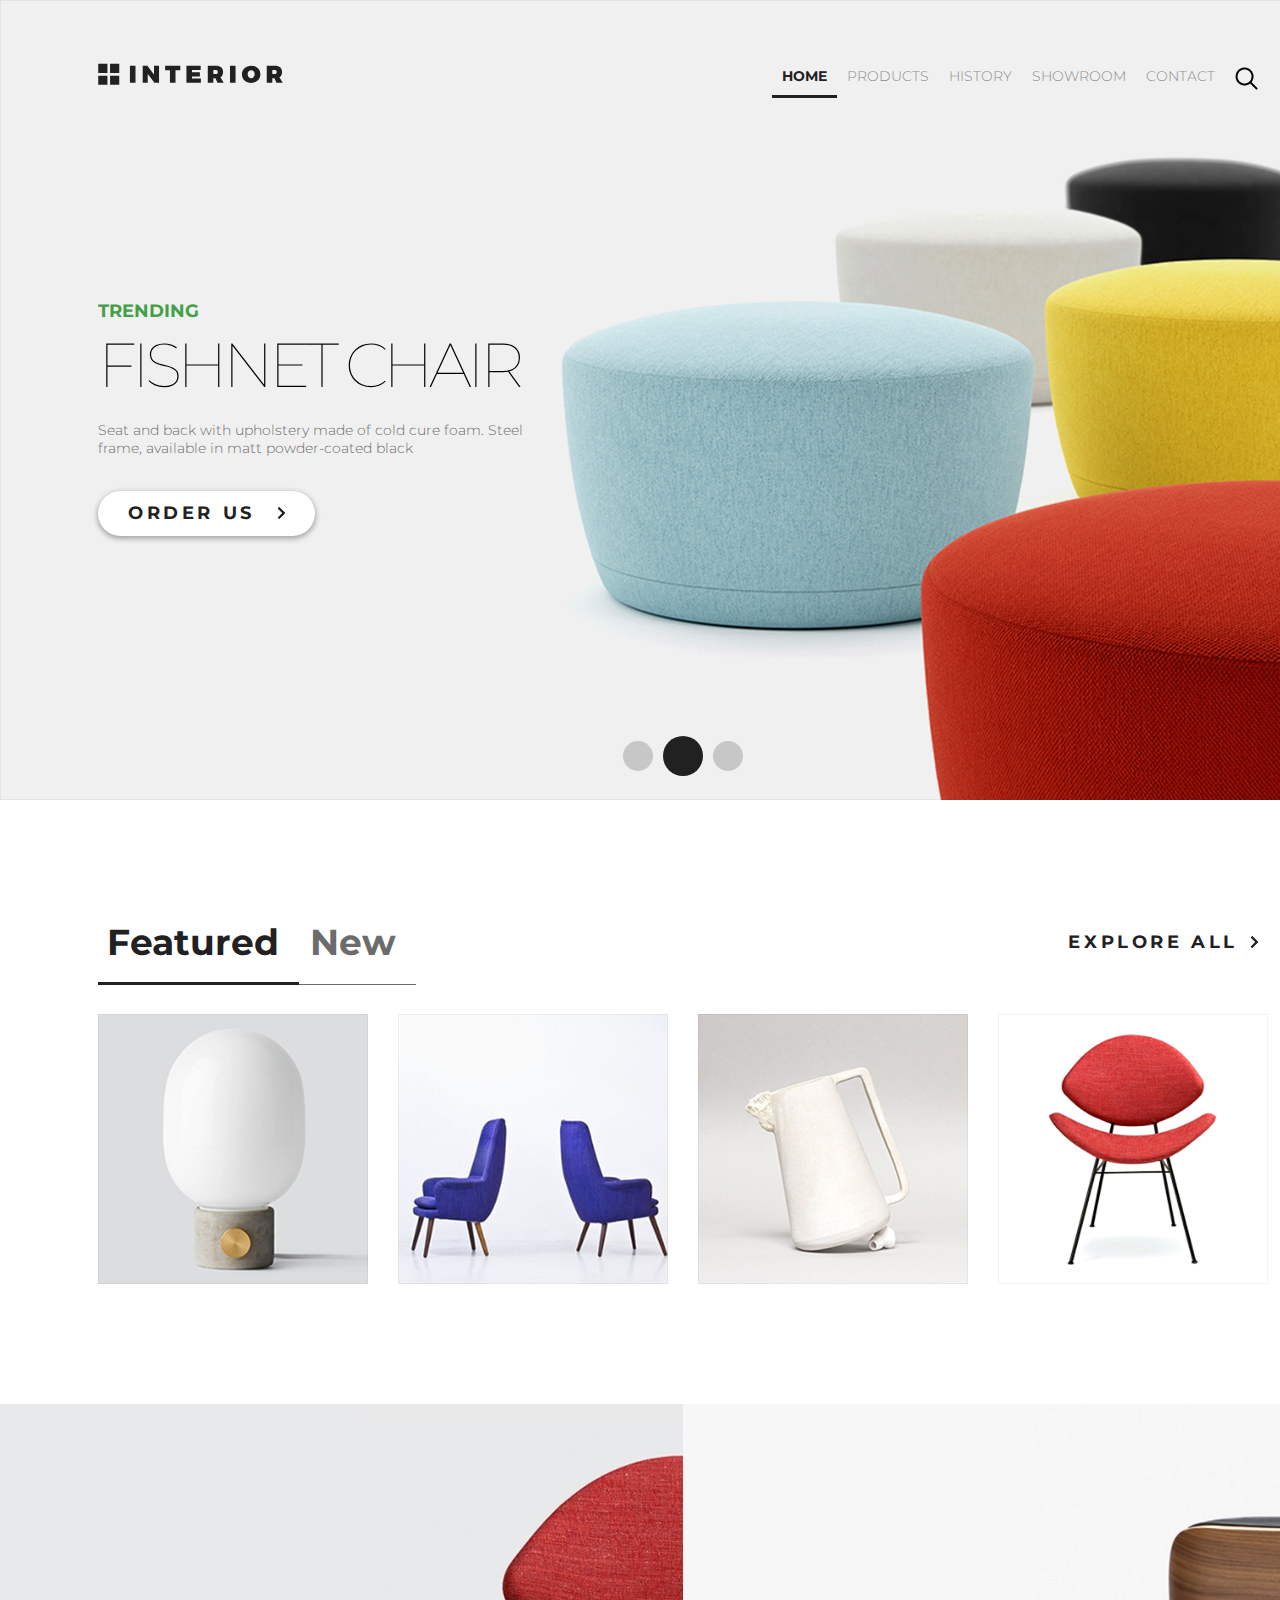
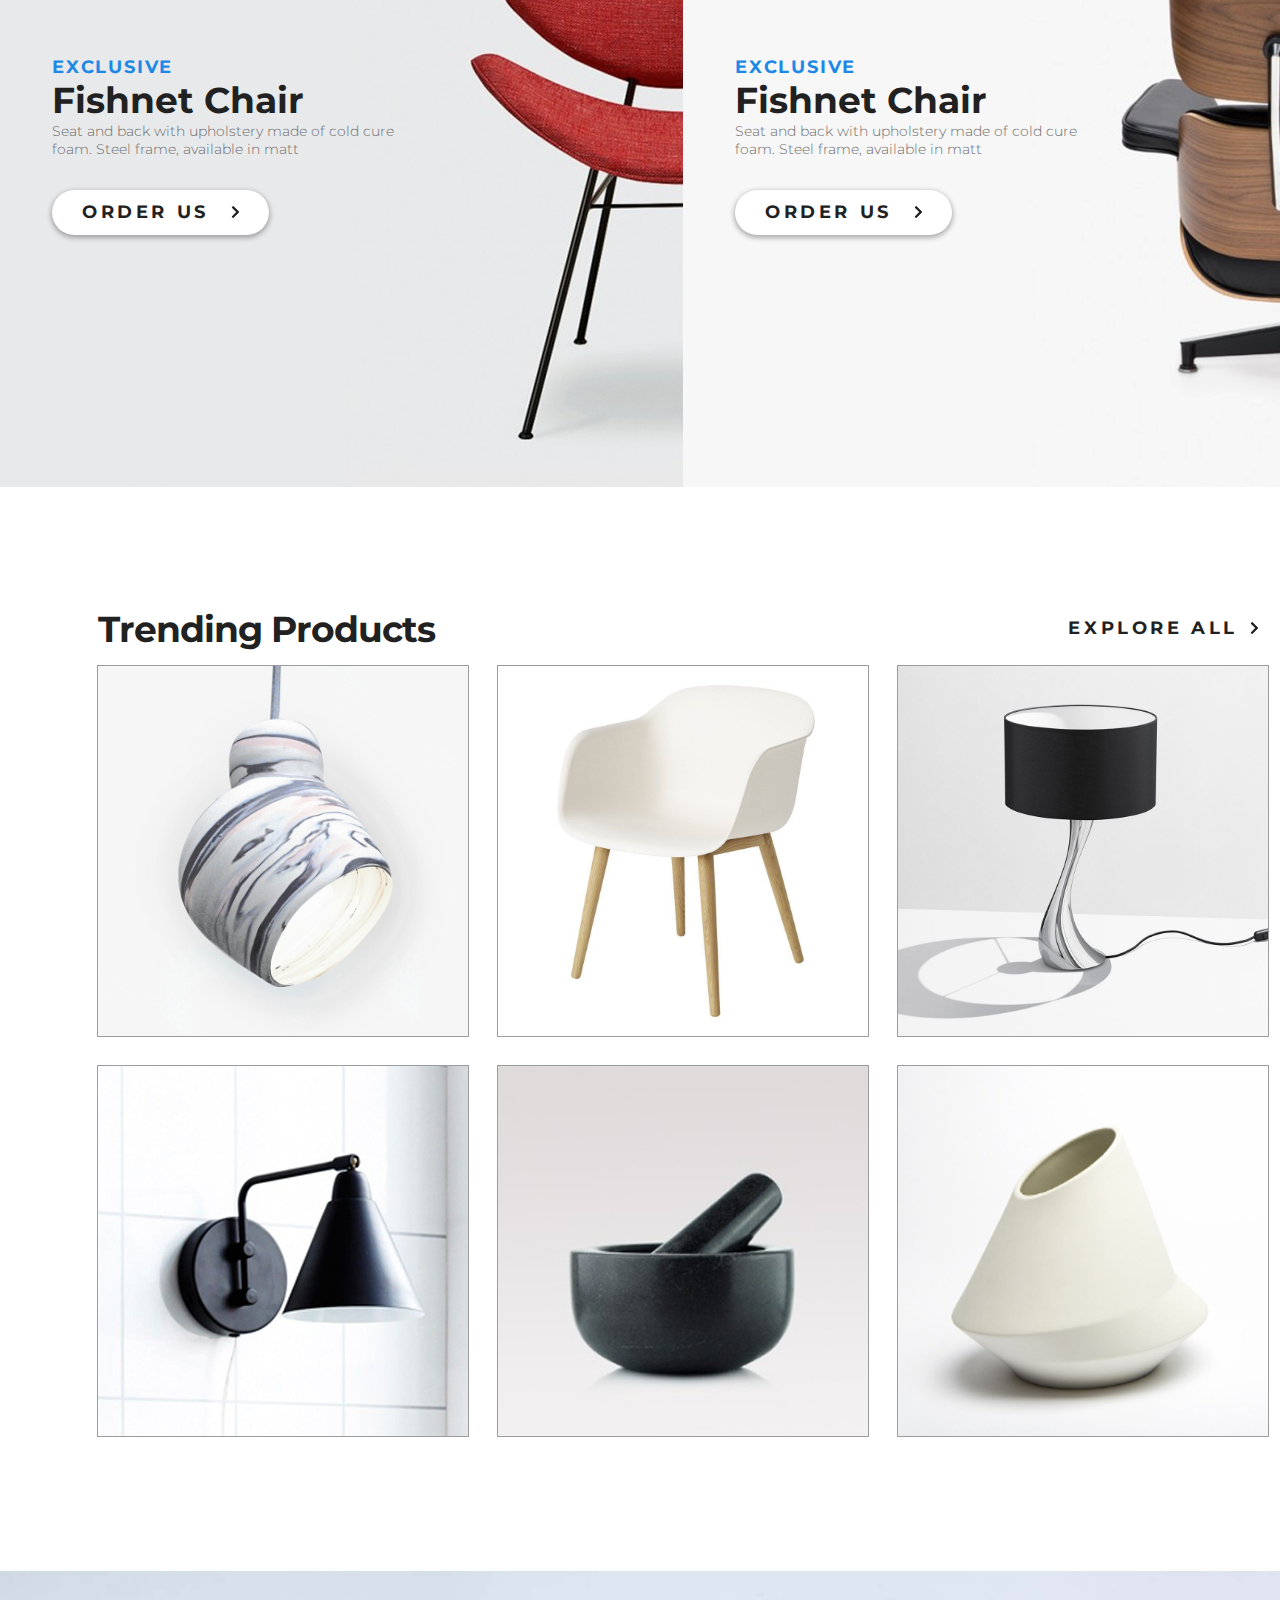
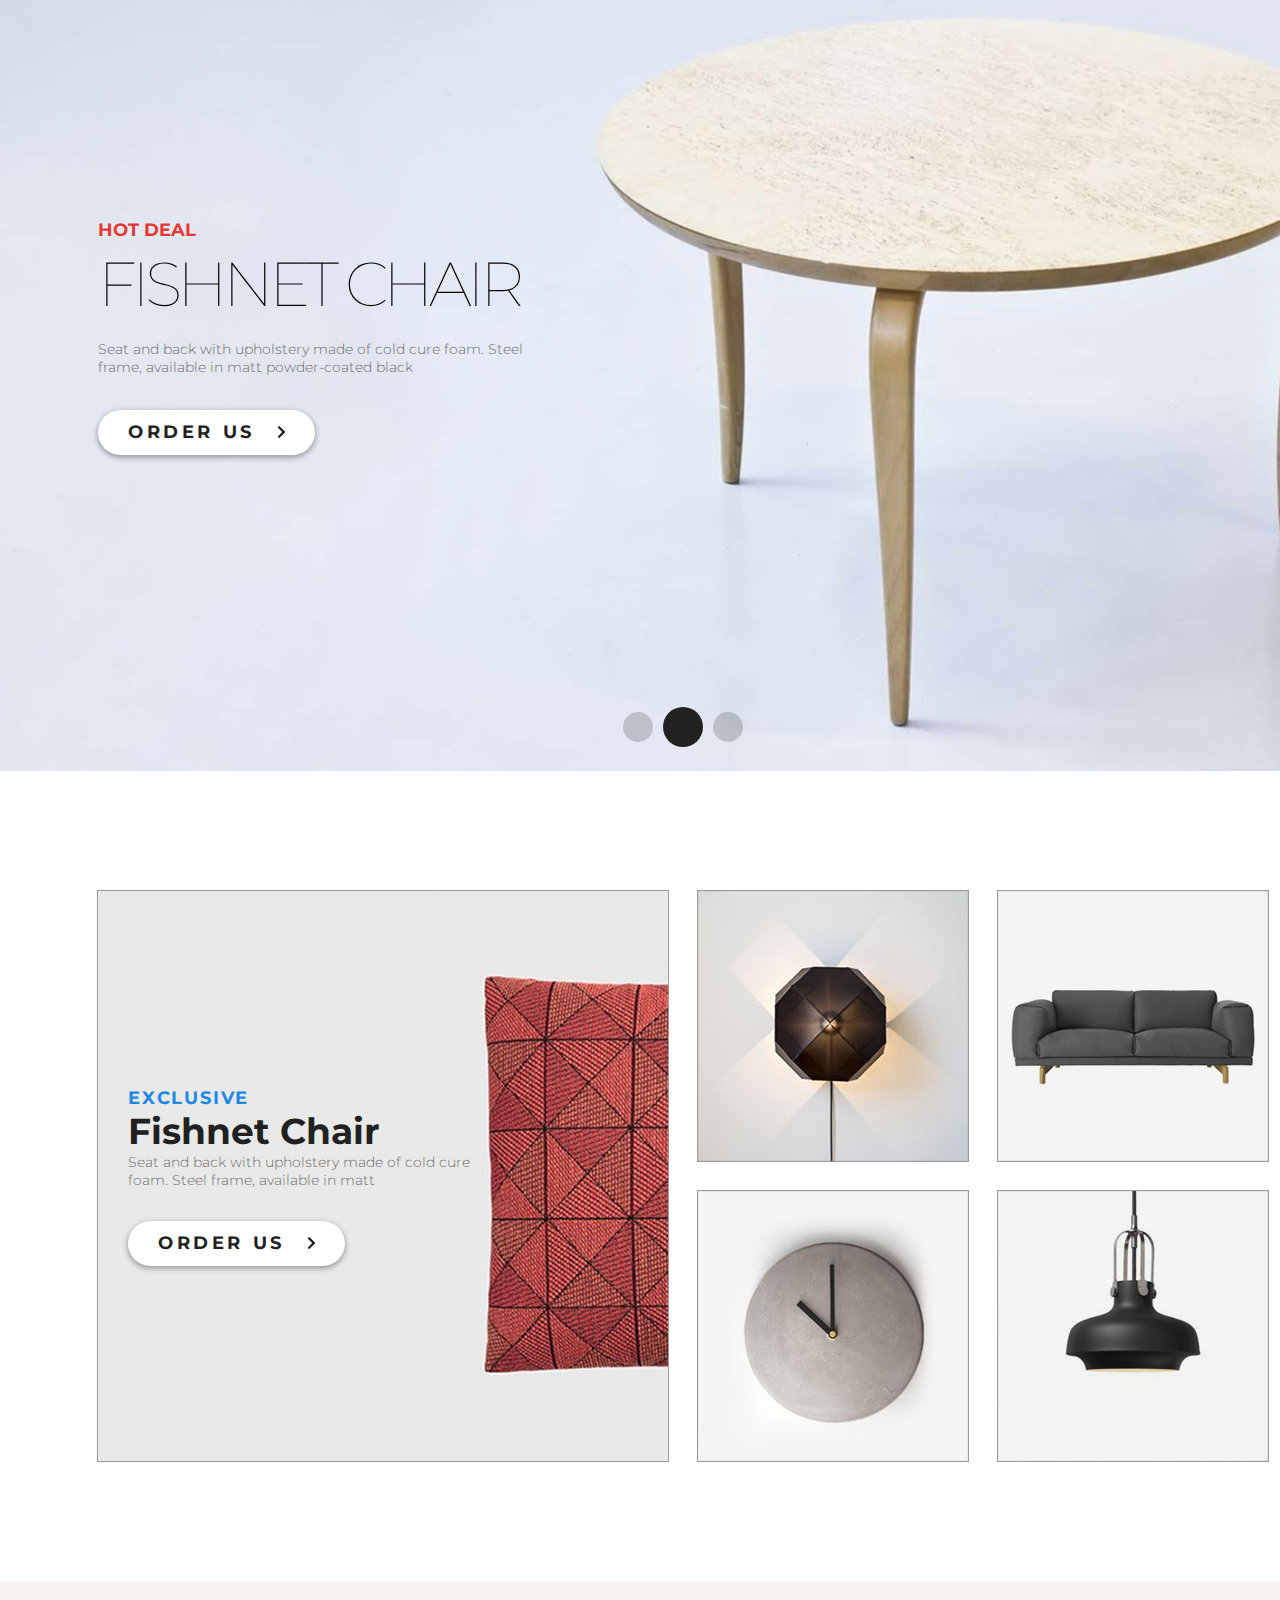
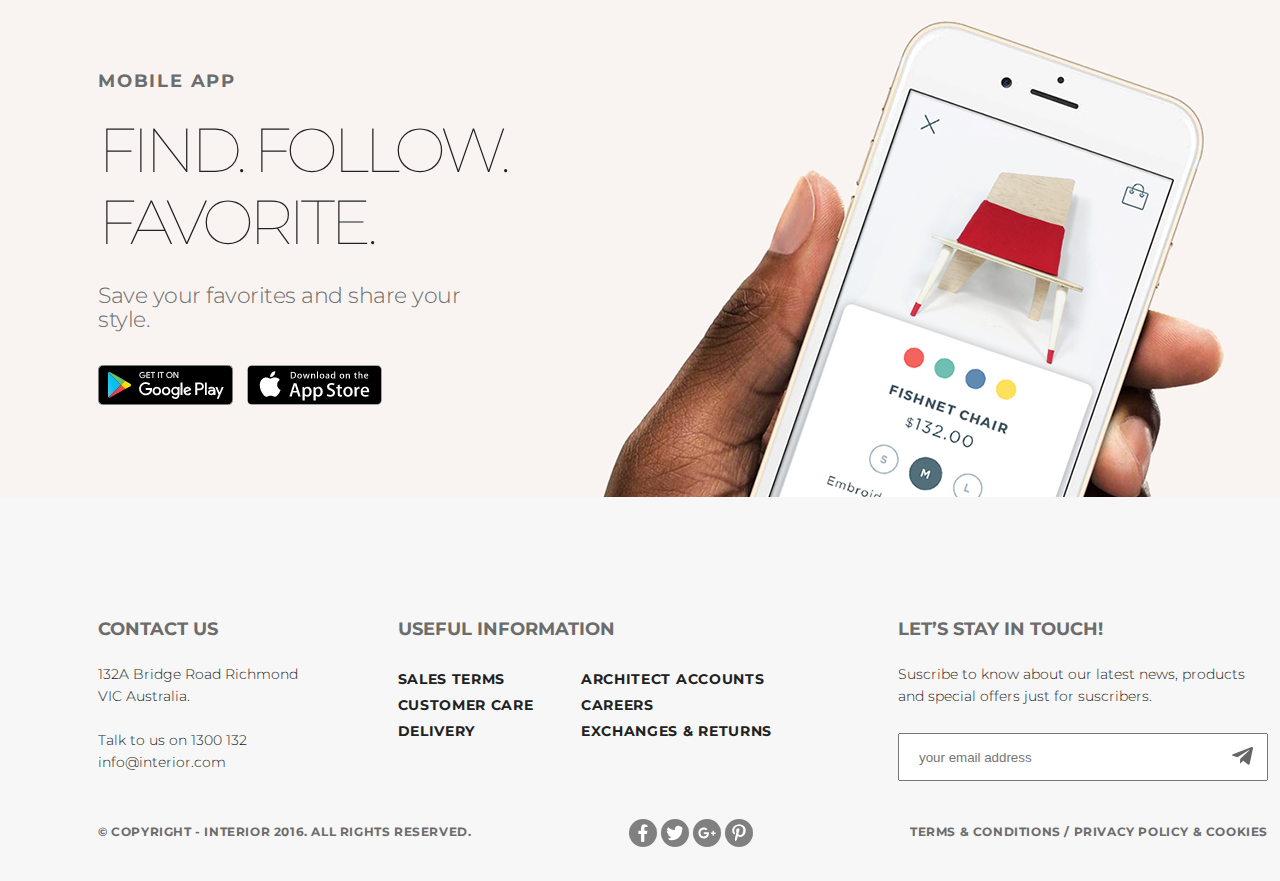
<file: index.html>
<!DOCTYPE html>
<html lang="en">
<head>
    <meta charset="UTF-8">
    <title>Home</title>
    <link rel="stylesheet" href="styles.css">
    <link href="https://fonts.googleapis.com/css?family=Montserrat:100,300,400,700" rel="stylesheet">
</head>
<body>
    <div class="container">
        <div class="top">
            <div class="trend-slider horiz-padding">
                <div class="header">
                    <a class="logo" href="index.html"><img src="content/img/home/logo.svg" alt="logo"></a>
                    <ul class="menu">
                        <li><a href="index.html" class="menu-link menu-active">HOME</a></li>     
                        <li><a href="products.html" class="menu-link">PRODUCTS</a></li>     
                        <li><a href="#" class="menu-link">HISTORY</a></li>     
                        <li><a href="#" class="menu-link">SHOWROOM</a></li>     
                        <li><a href="contacts.html" class="menu-link">CONTACT</a></li>
                        <li><a href="#" class="menu-link">
                            <img class="img-hover" src="content/img/home/search.png" alt="search">
                        </a></li>
                    </ul>
                </div>
                <div class="slider-content">
                    <h4 class="slider-h4">TRENDING</h4>
                    <h2 class="slider-h2">Fishnet Chair</h2>
                    <p class="slider-p">Seat and back with upholstery made of cold cure foam. Steel frame, available in matt powder-coated black</p>
                    <a href="product-detail.html" class="button">ORDER US</a>
                </div>
                <div class="pagination">
                    <a href="" class="circle"></a>
                    <a href="" class="circle circle-active"></a>
                    <a href="" class="circle"></a>
                </div>
            </div> 
            
            <div class="catalog-preview horiz-padding vert-padding">
                <div class="catalog-menu">
                    <ul class="tabs">
                        <li><a class="tab-link tab-active" href="#">Featured</a></li>
                        <li><a class="tab-link" href="#">New</a></li>
                    </ul>
                    <a class="explorer-all" href="#">explore all</a>
                </div>
                <div class="products">
                    
                    <div class="prod prod-hover" style="background-image:url(content/img/home/products/product-1.png)">
                         <div class="product-content">
                            <a href="product-detail.html" class="button btn-sm"></a>
                            <h4 class="pr-cont-h4">Fishnet Chair</h4>
                            <p class="pr-cont-p">Seat and back with upholstery made of cold cure foam</p>
                        </div>
                    </div>
                    <div class="prod prod-hover" style="background-image:url(content/img/home/products/product-2.png)">
                         <div class="product-content">
                            <a href="product-detail.html" class="button btn-sm"></a>
                            <h4 class="pr-cont-h4">Fishnet Chair</h4>
                            <p class="pr-cont-p">Seat and back with upholstery made of cold cure foam</p>
                        </div>
                    </div>
                    <div class="prod prod-hover" style="background-image:url(content/img/home/products/product-3.png)">
                         <div class="product-content">
                            <a href="product-detail.html" class="button btn-sm"></a>
                            <h4 class="pr-cont-h4">Fishnet Chair</h4>
                            <p class="pr-cont-p">Seat and back with upholstery made of cold cure foam</p>
                        </div>
                    </div>
                    <div class="prod prod-hover" style="background-image:url(content/img/home/products/product-4.png)">
                         <div class="product-content">
                            <a href="product-detail.html" class="button btn-sm"></a>
                            <h4 class="pr-cont-h4">Fishnet Chair</h4>
                            <p class="pr-cont-p">Seat and back with upholstery made of cold cure foam</p>
                        </div>
                    </div>
            
                </div>
            </div>
            
            <div class="exclusives">
                <div class="exclusive promo1">
                    <h4 class="exclusive-h4">exclusive</h4>
                    <h2 class="exclusive-h2">Fishnet Chair</h2>
                    <p class="exclusive-p">Seat and back with upholstery made of cold cure foam. Steel frame, available in matt</p>
                    <a href="product-detail.html" class="button">order us</a>
                </div>
                <div class="exclusive promo2">
                    <h4 class="exclusive-h4">exclusive</h4>
                    <h2 class="exclusive-h2">Fishnet Chair</h2>
                    <p class="exclusive-p">Seat and back with upholstery made of cold cure foam. Steel frame, available in matt</p>
                    <a href="product-detail.html" class="button">order us</a>
                </div>
            </div>
            
            <div class="trends-preview horiz-padding vert-padding">
                <div class="trend-header">
                    <h2 class="trends-h2">Trending Products</h2>
                    <a class="explorer-all" href="#">explore all</a>
                </div>
                <div class="trend-products">
                    <div class="product-med prod-hover" style="background-image:url(content/img/home/products/product-tr-1.png)">
                        <div class="product-content">
                            <a href="product-detail.html" class="button btn-sm"></a>
                            <h4 class="pr-cont-h4">Fishnet Chair</h4>
                            <p-prcont-p>Seat and back with upholstery made of cold cure foam</p-prcont-p>
                        </div>
                    </div>
                    <div class="product-med prod-hover" style="background-image:url(content/img/home/products/product-tr-2.png)">
                        <div class="product-content">
                            <a href="product-detail.html" class="button btn-sm"></a>
                            <h4 class="pr-cont-h4">Fishnet Chair</h4>
                            <p-prcont-p>Seat and back with upholstery made of cold cure foam</p-prcont-p>
                        </div>
                    </div>
                    <div class="product-med prod-hover" style="background-image:url(content/img/home/products/product-tr-3.png)">
                        <div class="product-content">
                            <a href="product-detail.html" class="button btn-sm"></a>
                            <h4 class="pr-cont-h4">Fishnet Chair</h4>
                            <p-prcont-p>Seat and back with upholstery made of cold cure foam</p-prcont-p>
                        </div>
                    </div>
                    <div class="product-med prod-hover" style="background-image:url(content/img/home/products/product-tr-4.png)">
                        <div class="product-content">
                            <a href="product-detail.html" class="button btn-sm"></a>
                            <h4 class="pr-cont-h4">Fishnet Chair</h4>
                            <p-prcont-p>Seat and back with upholstery made of cold cure foam</p-prcont-p>
                        </div>
                    </div>
                    <div class="product-med prod-hover" style="background-image:url(content/img/home/products/product-tr-5.png)">
                        <div class="product-content">
                            <a href="product-detail.html" class="button btn-sm"></a>
                            <h4 class="pr-cont-h4">Fishnet Chair</h4>
                            <p-prcont-p>Seat and back with upholstery made of cold cure foam</p-prcont-p>
                        </div>
                    </div>
                    <div class="product-med prod-hover" style="background-image:url(content/img/home/products/product-tr-6.png)">
                        <div class="product-content">
                            <a href="product-detail.html" class="button btn-sm"></a>
                            <h4 class="pr-cont-h4">Fishnet Chair</h4>
                            <p-prcont-p>Seat and back with upholstery made of cold cure foam</p-prcont-p>
                        </div>
                    </div>
            <!--
                    <a href="#" class="product-med pr-img">
                        <img src="content/img/home/products/product-tr-1.png" alt="trend1"></a>
                    <a href="#" class="product-med pr-img">
                        <img src="content/img/home/products/product-tr-2.png" alt="trend3"></a>
                    <a href="#" class="product-med pr-img">
                        <img src="content/img/home/products/product-tr-3.png" alt="trend4"></a>
                    <a href="#" class="product-med pr-img">
                        <img src="content/img/home/products/product-tr-4.png" alt="trend5"></a>
                    <a href="#" class="product-med pr-img">
                        <img src="content/img/home/products/product-tr-5.png" alt="trend2"></a>
                    <a href="#" class="product-med pr-img">
                        <img src="content/img/home/products/product-tr-6.png" alt="trend6"></a>
            -->
                </div>
            </div>
            
            <div class="hot-slider horiz-padding">
                <div class="slider-content hot-content">
                    <h4 class="slider-h4 hot">Hot deal</h4>
                    <h2 class="slider-h2">Fishnet Chair</h2>
                    <p class="slider-p">Seat and back with upholstery made of cold cure foam. Steel frame, available in matt powder-coated black</p>
                    <a href="product-detail.html" class="button">ORDER US</a>
                </div>
                <div class="pagination">
                    <a href="" class="circle"></a>
                    <a href="" class="circle circle-active"></a>
                    <a href="" class="circle"></a>
                </div>
            </div>
            
            <div class="exc horiz-padding vert-padding">
                <div class="product-l">
                    <h4 class="exclusive-h4">exclusive</h4>
                    <h2 class="exclusive-h2">Fishnet Chair</h2>
                    <p class="exclusive-p">Seat and back with upholstery made of cold cure foam. Steel frame, available in matt</p>
                    <a href="product-detail.html" class="button">order us</a>                
                </div>
                <div class="exclusive-products">
                    <div class="pr-exclusive prod-hover" style="background-image:url(content/img/home/products/product-2-sm.png)">
                         <div class="product-content">
                            <a href="product-detail.html" class="button btn-sm"></a>
                            <h4 class="pr-cont-h4">Fishnet Chair</h4>
                            <p class="pr-cont-p">Seat and back with upholstery made of cold cure foam</p>
                        </div>
                    </div>
                    <div class="pr-exclusive prod-hover" style="background-image:url(content/img/home/products/product-3-sm.png)">
                         <div class="product-content">
                            <a href="product-detail.html" class="button btn-sm"></a>
                            <h4 class="pr-cont-h4">Fishnet Chair</h4>
                            <p class="pr-cont-p">Seat and back with upholstery made of cold cure foam</p>
                        </div>
                    </div>
                    <div class="pr-exclusive prod-hover" style="background-image:url(content/img/home/products/product-4-sm.png)">
                         <div class="product-content">
                            <a href="product-detail.html" class="button btn-sm"></a>
                            <h4 class="pr-cont-h4">Fishnet Chair</h4>
                            <p class="pr-cont-p">Seat and back with upholstery made of cold cure foam</p>
                        </div>
                    </div>
                    <div class="pr-exclusive prod-hover" style="background-image:url(content/img/home/products/product-5-sm.png)">
                         <div class="product-content">
                            <a href="product-detail.html" class="button btn-sm"></a>
                            <h4 class="pr-cont-h4">Fishnet Chair</h4>
                            <p class="pr-cont-p">Seat and back with upholstery made of cold cure foam</p>
                        </div>
                    </div>
                    
            <!--
                    <div class="pr-exclusive pr-img">
                        <a href="#"><img src="content/img/home/products/product-2-sm.png" alt="exclusive 2"></a></div>
                    <div class="pr-exclusive pr-img">
                        <a href="#"><img src="content/img/home/products/product-3-sm.png" alt="exclusive 3"></a></div>
                    <div class="pr-exclusive pr-img">
                        <a href="#"><img src="content/img/home/products/product-4-sm.png" alt="exclusive 4"></a></div>
                    <div class="pr-exclusive pr-img">
                        <a href="#"><img src="content/img/home/products/product-5-sm.png" alt="exclusive 5"></a></div>
            -->
                </div>
            </div>
            
            <div class="mobile horiz-padding">
                <h4 class="mobile-h4">mobile app</h4>
                <h2 class="mobile-h2">Find. Follow. Favorite.</h2>
                <p class="mobile-p">Save your favorites and share your style.</p>
                <div class="stores">
                    <a href="#" class="store-icon"><img src="content/img/home/google-play.png" alt="google play"></a>
                    <a href="#" class="store-icon"><img src="content/img/home/app-store.png" alt="app store"></a>
                </div>
            </div>
        </div>
        
        <div class="footer horiz-padding vert-padding">
            <div class="contact">
                <h3 class="contact-h3">Contact Us</h3>
                <p class="contact-p">132A Bridge Road Richmond VIC Australia.</p>
                <p class="contact-p">Talk to us on 1300 132 info@interior.com</p>
            </div>
            <div class="info">
                <h3 class="contact-h3">Useful Information</h3>
                <div class="contact-urls">
                    <a class="cont-url" href="#">Sales terms</a>
                    <a class="cont-url" href="#">Customer care</a>
                    <a class="cont-url" href="#">Delivery</a>
                    <a class="cont-url" href="#">Architect accounts</a>
                    <a class="cont-url" href="#">Careers</a>
                    <a class="cont-url" href="#">Exchanges &amp; returns</a>
                </div>
            </div>
            <div class="sub">
                <h3 class="contact-h3">Let’s Stay in Touch!</h3>
                <p class="contact-p">Suscribe to know about our latest news, products and special offers just for suscribers.</p>
                <form class="sub-form" action="#">
                    <input type="email" class="sub-email" placeholder="your email address">
                    <button type="submit" class="sub-btn">
                        <img class="img-hover" src="content/img/font-svg/telegram.svg" alt="submit">
<!--                       <img class="img-hover" src="content/img/home/send.png" alt="submit">-->
                    </button>
                </form>
            </div>
            <p class="copyright">
                &copy; Copyright - INTERIOR 2016. All Rights Reserved.
            </p>
            <div class="socials">
                <a href="#"><img class="social img-hover" src="content/img/font-svg/facebook.svg" alt="facebook"></a>
                <a href="#"><img class="social img-hover" src="content/img/font-svg/twitter.svg" alt="twitter"></a>
                <a href="#"><img class="social img-hover" src="content/img/font-svg/google-plus.svg" alt="google plus"></a>
                <a href="#"><img class="social img-hover" src="content/img/font-svg/pinterest.svg" alt="pinterest"></a>
<!--
                <a href="#"><img class="img-hover" src="content/img/home/facebook.png" alt="facebook"></a>
                <a href="#"><img class="img-hover" src="content/img/home/twitter.png" alt="twitter"></a>
                <a href="#"><img class="img-hover" src="content/img/home/google-plus.png" alt="google plus"></a>
                <a href="#"><img class="img-hover" src="content/img/home/pinterest.png" alt="pinterest"></a>
-->
            </div>
            <a href="#" class="policy">Terms &amp; Conditions  /  Privacy policy &amp; Cookies</a>
        </div>
    </div>
</body>
</html>
</file>
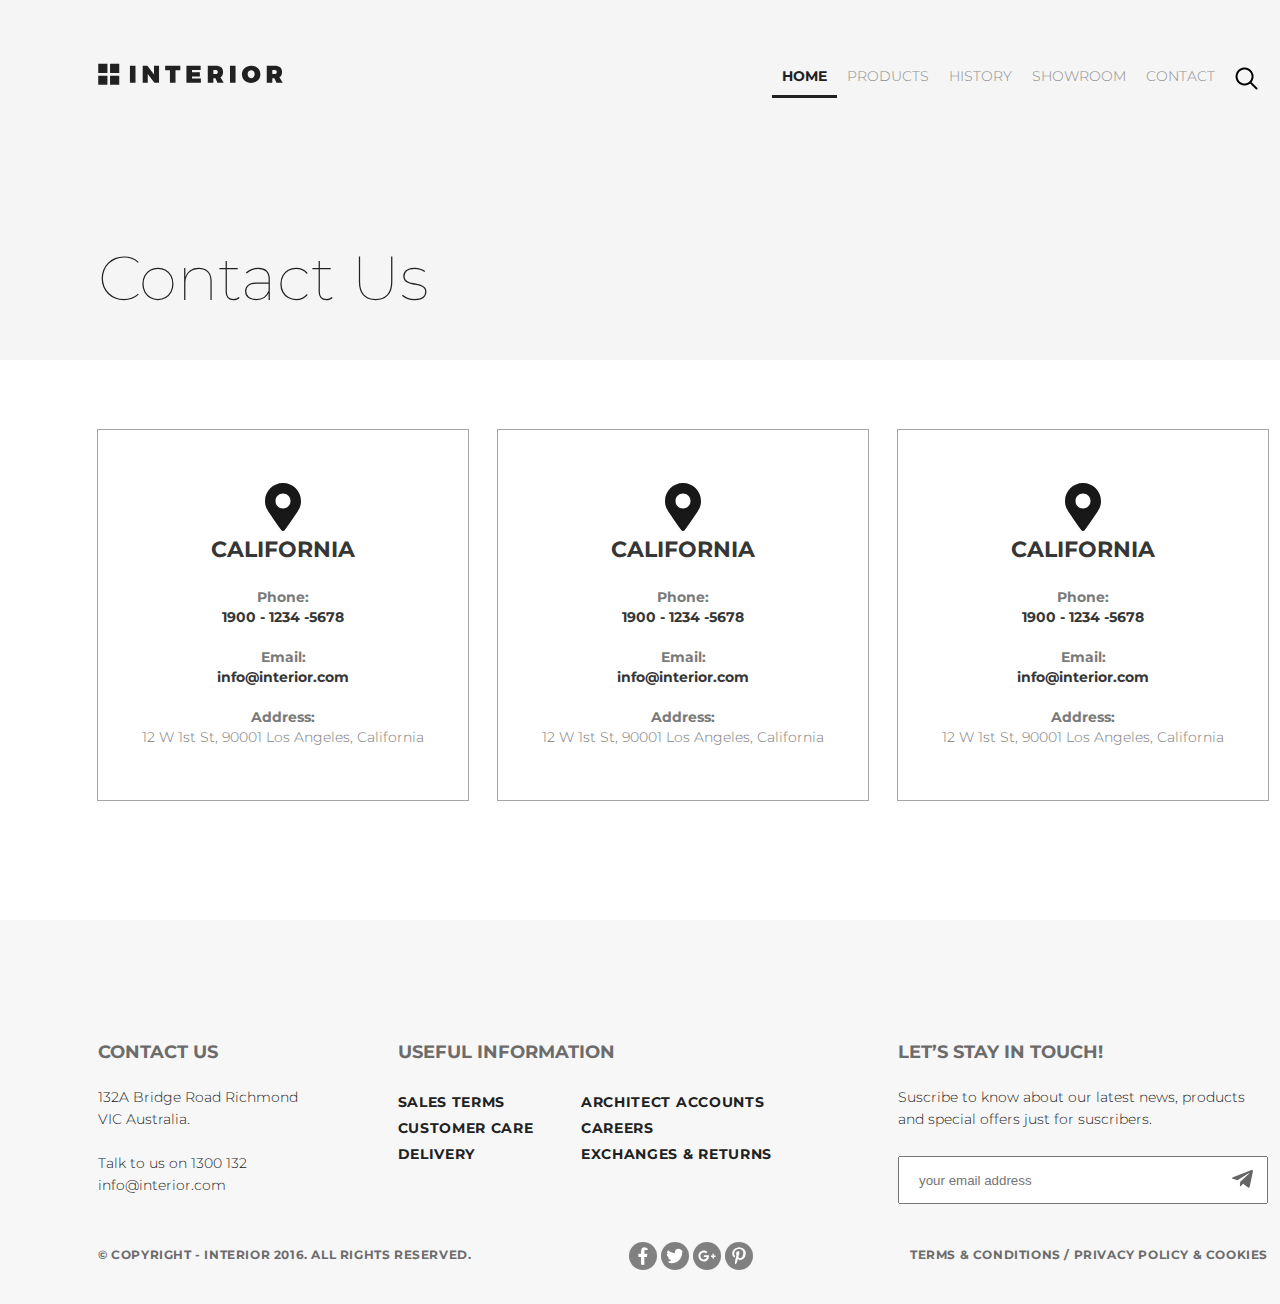
<file: contacts.html>
<!DOCTYPE html>
<html lang="en">
<head>
    <meta charset="UTF-8">
    <title>Contacts</title>
    <link rel="stylesheet" href="styles.css">
    <link href="https://fonts.googleapis.com/css?family=Montserrat:100,300,400,700" rel="stylesheet">
</head>
<body>
    <div class="container">
        <div class="top">
            <div class="header prods-header horiz-padding">
                <a class="logo" href="index.html"><img src="content/img/home/logo.svg" alt="logo"></a>
                <ul class="menu">
                    <li><a href="index.html" class="menu-link menu-active">HOME</a></li>     
                    <li><a href="products.html" class="menu-link">PRODUCTS</a></li>     
                    <li><a href="#" class="menu-link">HISTORY</a></li>     
                    <li><a href="#" class="menu-link">SHOWROOM</a></li>     
                    <li><a href="contacts.html" class="menu-link">CONTACT</a></li>
                    <li><a href="#" class="menu-link">
                        <img class="img-hover" src="content/img/home/search.png" alt="search">
                    </a></li>
                </ul>
                <h1 class="header-h1">Contact Us</h1>
            </div>
            
            <div class="contacts-content horiz-padding">
                <div class="address-box">
                    <a href="#"><img class="map-marker img-hover" src="content/img/font-svg/map-marker.svg" alt="map mark"></a>
                    <h4 class="city-h4">California</h4>
                    <h5 class="cont-h5">Phone:</h5>
                    <p class="cont-p">1900 - 1234 -5678</p>
                    <h5 class="cont-h5">Email:</h5>
                    <p class="cont-p">info@interior.com</p>
                    <h5 class="cont-h5">Address:</h5>
                    <p class="address">12 W 1st St, 90001 Los Angeles, California</p>
                    
                </div>
                <div class="address-box">
                    <a href="#"><img class="map-marker img-hover" src="content/img/font-svg/map-marker.svg" alt="map mark"></a>
                    <h4 class="city-h4">California</h4>
                    <h5 class="cont-h5">Phone:</h5>
                    <p class="cont-p">1900 - 1234 -5678</p>
                    <h5 class="cont-h5">Email:</h5>
                    <p class="cont-p">info@interior.com</p>
                    <h5 class="cont-h5">Address:</h5>
                    <p class="address">12 W 1st St, 90001 Los Angeles, California</p>
                    
                </div>
                <div class="address-box">
                    <a href="#"><img class="map-marker img-hover" src="content/img/font-svg/map-marker.svg" alt="map mark"></a>
                    <h4 class="city-h4">California</h4>
                    <h5 class="cont-h5">Phone:</h5>
                    <p class="cont-p">1900 - 1234 -5678</p>
                    <h5 class="cont-h5">Email:</h5>
                    <p class="cont-p">info@interior.com</p>
                    <h5 class="cont-h5">Address:</h5>
                    <p class="address">12 W 1st St, 90001 Los Angeles, California</p>
                    
                </div>
            </div>
        </div>
        
        <div class="footer horiz-padding vert-padding">
            <div class="contact">
                <h3 class="contact-h3">Contact Us</h3>
                <p class="contact-p">132A Bridge Road Richmond VIC Australia.</p>
                <p class="contact-p">Talk to us on 1300 132 info@interior.com</p>
            </div>
            <div class="info">
                <h3 class="contact-h3">Useful Information</h3>
                <div class="contact-urls">
                    <a class="cont-url" href="#">Sales terms</a>
                    <a class="cont-url" href="#">Customer care</a>
                    <a class="cont-url" href="#">Delivery</a>
                    <a class="cont-url" href="#">Architect accounts</a>
                    <a class="cont-url" href="#">Careers</a>
                    <a class="cont-url" href="#">Exchanges &amp; returns</a>
                </div>
            </div>
            <div class="sub">
                <h3 class="contact-h3">Let’s Stay in Touch!</h3>
                <p class="contact-p">Suscribe to know about our latest news, products and special offers just for suscribers.</p>
                <form class="sub-form" action="#">
                    <input type="email" class="sub-email" placeholder="your email address">
                    <button type="submit" class="sub-btn">
                        <img class="img-hover" src="content/img/font-svg/telegram.svg" alt="submit">
<!--                       <img class="img-hover" src="content/img/home/send.png" alt="submit">-->
                    </button>
                </form>
            </div>
            <p class="copyright">
                &copy; Copyright - INTERIOR 2016. All Rights Reserved.
            </p>
            <div class="socials">
                <a href="#"><img class="social img-hover" src="content/img/font-svg/facebook.svg" alt="facebook"></a>
                <a href="#"><img class="social img-hover" src="content/img/font-svg/twitter.svg" alt="twitter"></a>
                <a href="#"><img class="social img-hover" src="content/img/font-svg/google-plus.svg" alt="google plus"></a>
                <a href="#"><img class="social img-hover" src="content/img/font-svg/pinterest.svg" alt="pinterest"></a>
<!--
                <a href="#"><img class="img-hover" src="content/img/home/facebook.png" alt="facebook"></a>
                <a href="#"><img class="img-hover" src="content/img/home/twitter.png" alt="twitter"></a>
                <a href="#"><img class="img-hover" src="content/img/home/google-plus.png" alt="google plus"></a>
                <a href="#"><img class="img-hover" src="content/img/home/pinterest.png" alt="pinterest"></a>
-->
            </div>
            <a href="#" class="policy">Terms &amp; Conditions  /  Privacy policy &amp; Cookies</a>
        </div>
    </div>
</body>
</html>
</file>
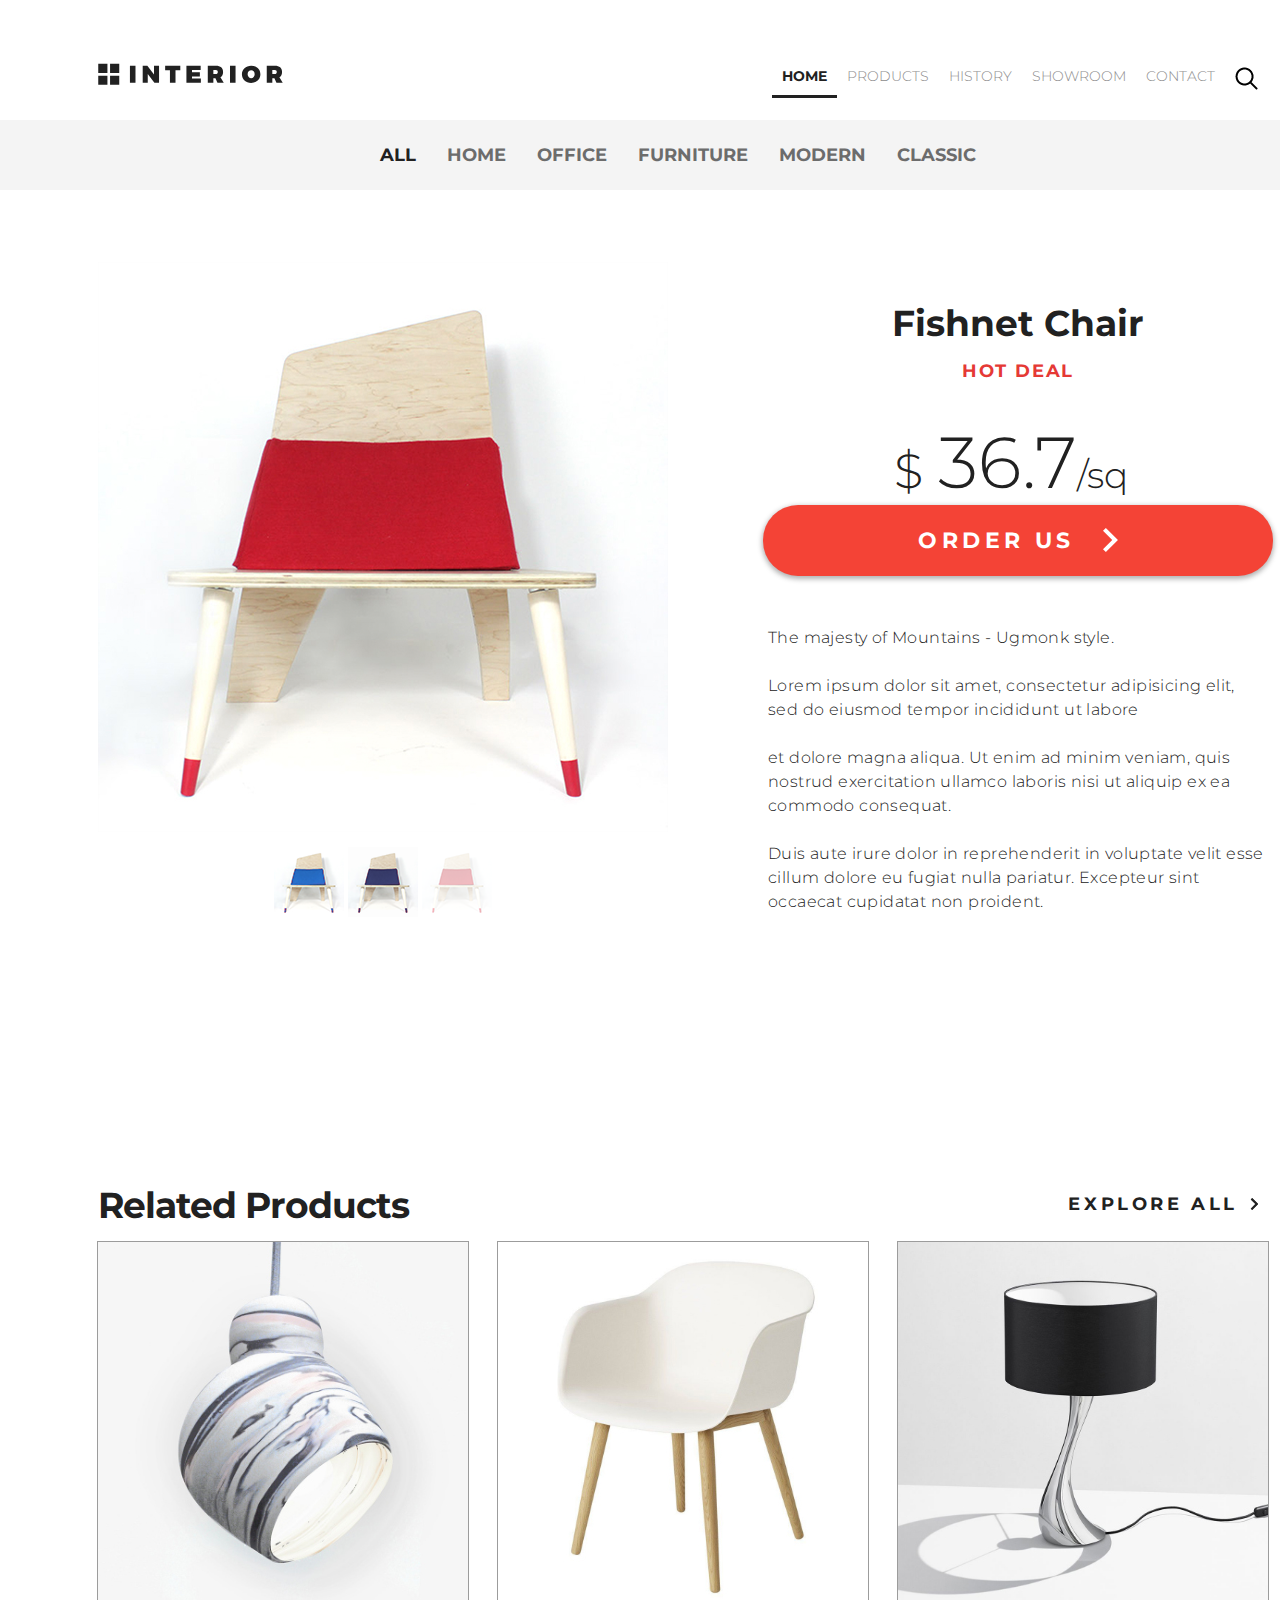
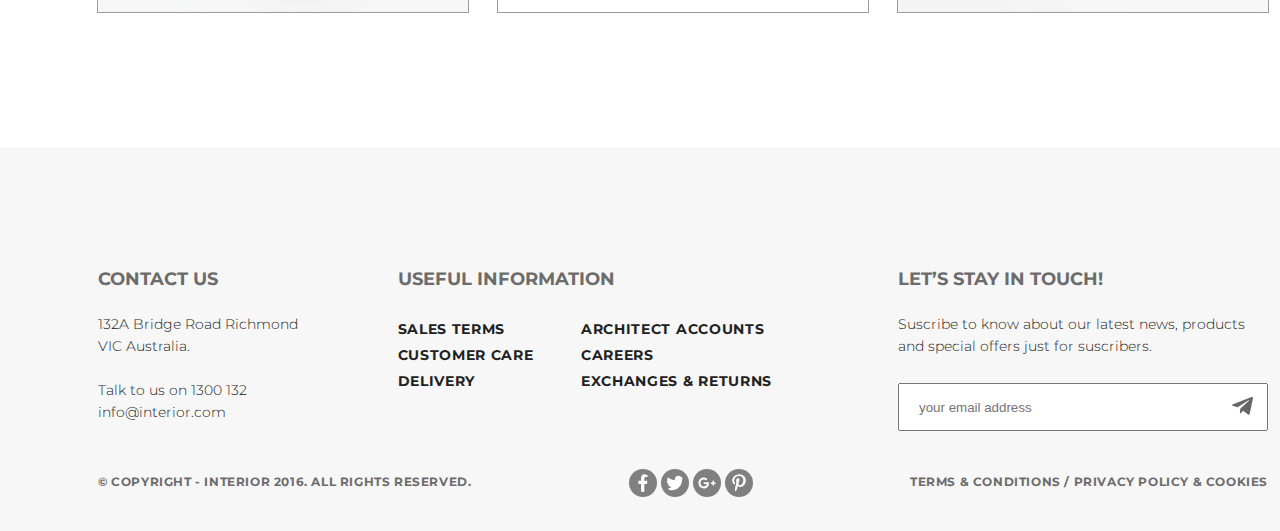
<file: product-detail.html>
<!DOCTYPE html>
<html lang="en">
<head>
    <meta charset="UTF-8">
    <title>Product detail</title>
    <link rel="stylesheet" href="styles.css">
    <link href="https://fonts.googleapis.com/css?family=Montserrat:100,300,400,700" rel="stylesheet">
</head>
<body>
    <div class="container">
       
        <div class="top">
            <div class="header prod-detail-header horiz-padding">
                <a class="logo" href="index.html"><img src="content/img/home/logo.svg" alt="logo"></a>
                <ul class="menu">
                    <li><a href="index.html" class="menu-link menu-active">HOME</a></li>     
                    <li><a href="products.html" class="menu-link">PRODUCTS</a></li>     
                    <li><a href="#" class="menu-link">HISTORY</a></li>     
                    <li><a href="#" class="menu-link">SHOWROOM</a></li>     
                    <li><a href="contacts.html" class="menu-link">CONTACT</a></li>
                    <li><a href="#" class="menu-link">
                        <img class="img-hover" src="content/img/home/search.png" alt="search">
                    </a></li>
                </ul>
            </div>
            
            <ul class="tab-panel">
                <li><a class="cat-link cat-active" href="#">All</a></li>
                <li><a class="cat-link" href="#">HOME</a></li>
                <li><a class="cat-link" href="#">OFFICE</a></li>
                <li><a class="cat-link" href="#">FURNITURE</a></li>
                <li><a class="cat-link" href="#">MODERN</a></li>
                <li><a class="cat-link" href="#">CLASSIC</a></li>
            </ul>
            
            <div class="product-detail horiz-padding">
                <div>
                    <a href="#" class="pr-img">
                        <img src="content/img/home/products/main-preview.png" alt="main"></a>
                    <div class="sm-previews">
                        <a href="#" class="pr-img">
                            <img src="content/img/home/products/preview-sm-1.png" alt="small preview"></a>
                        <a href="#" class="pr-img">
                            <img src="content/img/home/products/preview-sm-2.png" alt="small preview"></a>
                        <a href="#" class="pr-img">
                            <img src="content/img/home/products/preview-sm-3.png" alt="small preview"></a>
                    </div>
                </div>
                <div class="product-description">
                    <h2 class="product-name">Fishnet Chair</h2>
                    <h4 class="product-status">Hot Deal</h4>
                    <h1 class="product-price">36.7</h1>
                    <a href="#" class="order-btn">Order Us</a>
                    <p class="desc-text">
                        The majesty of Mountains - Ugmonk style. </p>
                    <p class="desc-text">
                        Lorem ipsum dolor sit amet, consectetur adipisicing elit, sed do eiusmod tempor incididunt ut labore </p>
                    <p class="desc-text">
                        et dolore magna aliqua. Ut enim ad minim veniam, quis nostrud exercitation ullamco laboris     nisi ut aliquip ex ea commodo consequat. </p>
                    <p class="desc-text">
                        Duis aute irure dolor in reprehenderit in voluptate velit esse cillum dolore eu fugiat nulla     pariatur. Excepteur sint occaecat cupidatat non proident.
                    </p>
                </div>
            </div>
            
            <div class="horiz-padding vert-padding">
                <div class="trend-header">
                    <h2 class="trends-h2">Related Products</h2>
                    <a class="explorer-all" href="#">explore all</a>
                </div>
                <div class="trend-products">
                    <div class="product-med prod-hover" style="background-image:url(content/img/home/products/product-tr-1.png)">
                        <div class="product-content">
                            <a href="product-detail.html" class="button btn-sm"></a>
                            <h4 class="pr-cont-h4">Fishnet Chair</h4>
                            <p-prcont-p>Seat and back with upholstery made of cold cure foam</p-prcont-p>
                        </div>
                    </div>
                    <div class="product-med prod-hover" style="background-image:url(content/img/home/products/product-tr-2.png)">
                        <div class="product-content">
                            <a href="product-detail.html" class="button btn-sm"></a>
                            <h4 class="pr-cont-h4">Fishnet Chair</h4>
                            <p-prcont-p>Seat and back with upholstery made of cold cure foam</p-prcont-p>
                        </div>
                    </div>
                    <div class="product-med prod-hover" style="background-image:url(content/img/home/products/product-tr-3.png)">
                        <div class="product-content">
                            <a href="product-detail.html" class="button btn-sm"></a>
                            <h4 class="pr-cont-h4">Fishnet Chair</h4>
                            <p-prcont-p>Seat and back with upholstery made of cold cure foam</p-prcont-p>
                        </div>
                    </div>
            <!--
                    <a href="#" class="product-med pr-img">
                        <img src="content/img/home/products/product-tr-1.png" alt="trend1"></a>
                    <a href="#" class="product-med pr-img">
                        <img src="content/img/home/products/product-tr-2.png" alt="trend3"></a>
                    <a href="#" class="product-med pr-img">
                        <img src="content/img/home/products/product-tr-3.png" alt="trend4"></a>
            -->
                </div>
            </div>
        </div>
        
        <div class="footer horiz-padding vert-padding">
            <div class="contact">
                <h3 class="contact-h3">Contact Us</h3>
                <p class="contact-p">132A Bridge Road Richmond VIC Australia.</p>
                <p class="contact-p">Talk to us on 1300 132 info@interior.com</p>
            </div>
            <div class="info">
                <h3 class="contact-h3">Useful Information</h3>
                <div class="contact-urls">
                    <a class="cont-url" href="#">Sales terms</a>
                    <a class="cont-url" href="#">Customer care</a>
                    <a class="cont-url" href="#">Delivery</a>
                    <a class="cont-url" href="#">Architect accounts</a>
                    <a class="cont-url" href="#">Careers</a>
                    <a class="cont-url" href="#">Exchanges &amp; returns</a>
                </div>
            </div>
            <div class="sub">
                <h3 class="contact-h3">Let’s Stay in Touch!</h3>
                <p class="contact-p">Suscribe to know about our latest news, products and special offers just for suscribers.</p>
                <form class="sub-form" action="#">
                    <input type="email" class="sub-email" placeholder="your email address">
                    <button type="submit" class="sub-btn">
                        <img class="img-hover" src="content/img/font-svg/telegram.svg" alt="submit">
<!--                       <img class="img-hover" src="content/img/home/send.png" alt="submit">-->
                    </button>
                </form>
            </div>
            <p class="copyright">
                &copy; Copyright - INTERIOR 2016. All Rights Reserved.
            </p>
            <div class="socials">
                <a href="#"><img class="social img-hover" src="content/img/font-svg/facebook.svg" alt="facebook"></a>
                <a href="#"><img class="social img-hover" src="content/img/font-svg/twitter.svg" alt="twitter"></a>
                <a href="#"><img class="social img-hover" src="content/img/font-svg/google-plus.svg" alt="google plus"></a>
                <a href="#"><img class="social img-hover" src="content/img/font-svg/pinterest.svg" alt="pinterest"></a>
<!--
                <a href="#"><img class="img-hover" src="content/img/home/facebook.png" alt="facebook"></a>
                <a href="#"><img class="img-hover" src="content/img/home/twitter.png" alt="twitter"></a>
                <a href="#"><img class="img-hover" src="content/img/home/google-plus.png" alt="google plus"></a>
                <a href="#"><img class="img-hover" src="content/img/home/pinterest.png" alt="pinterest"></a>
-->
            </div>
            <a href="#" class="policy">Terms &amp; Conditions  /  Privacy policy &amp; Cookies</a>
        </div>
    </div>
</body>
</html>
</file>
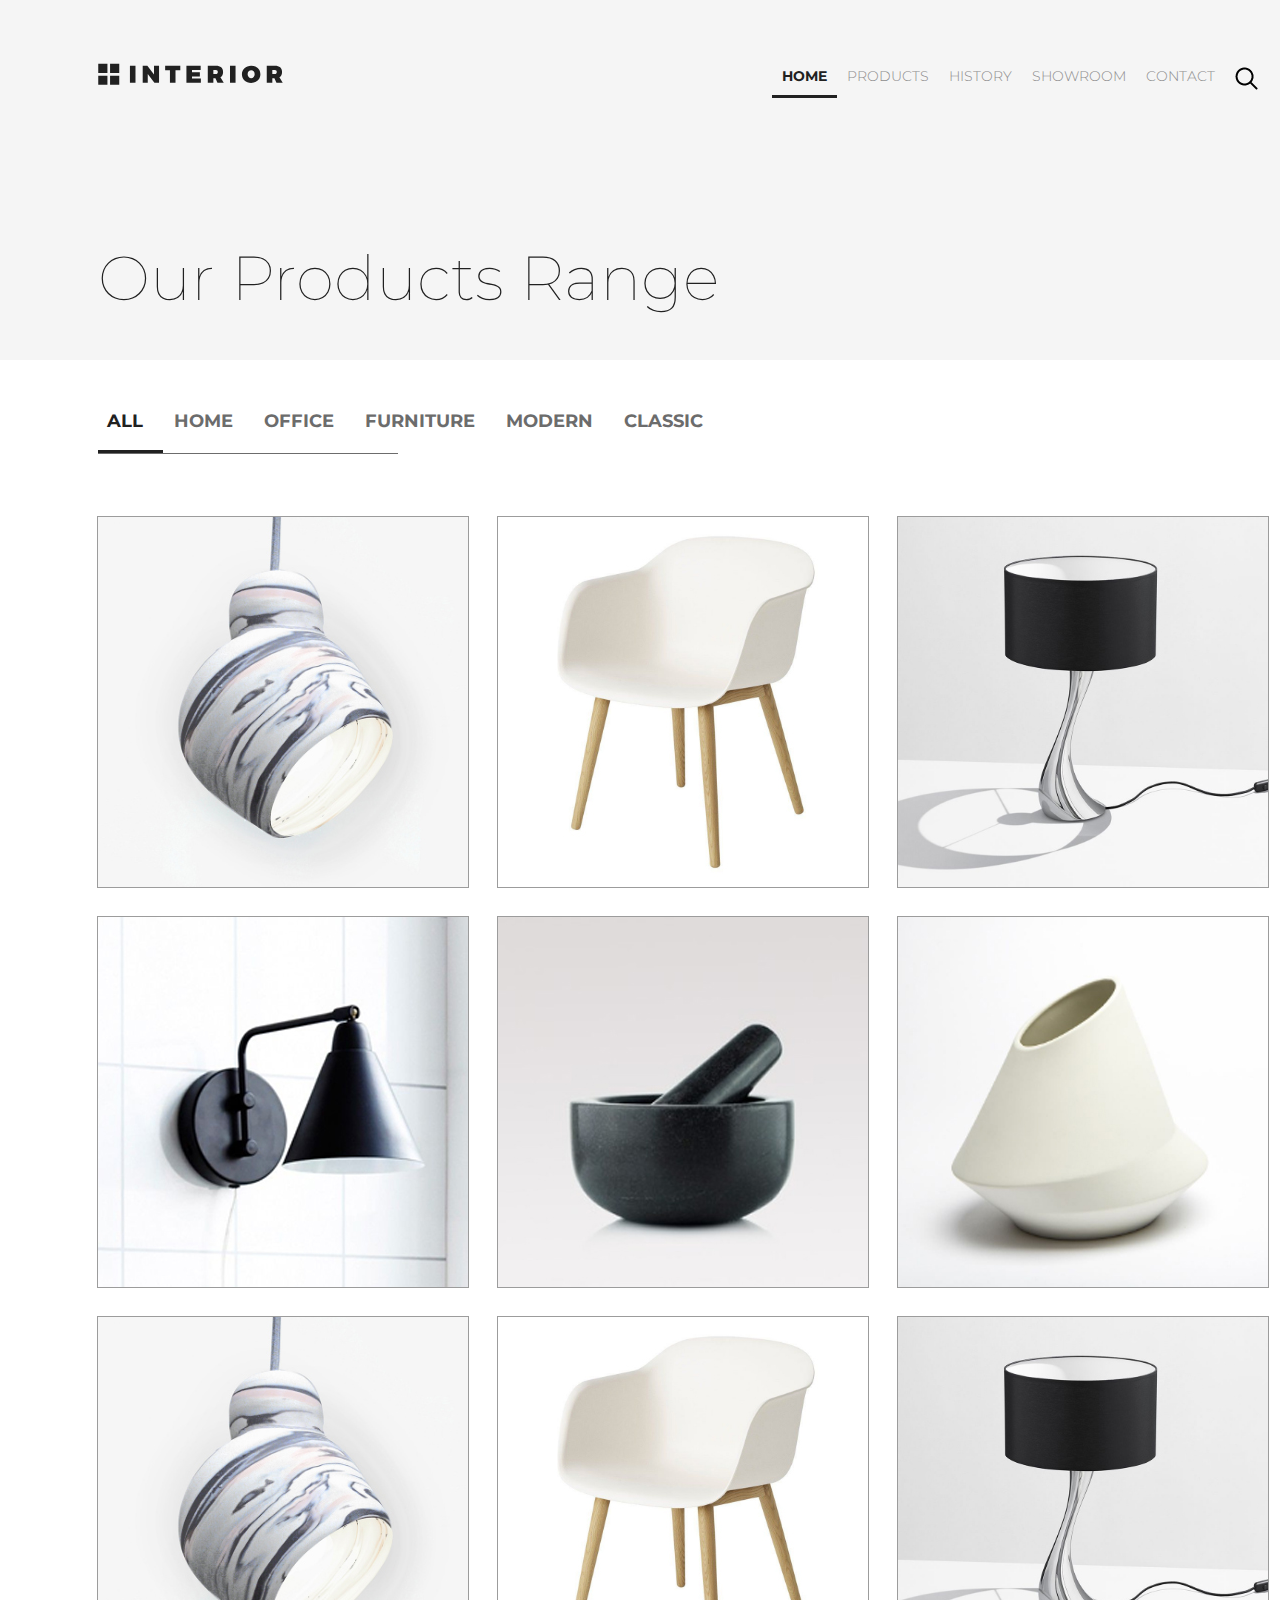
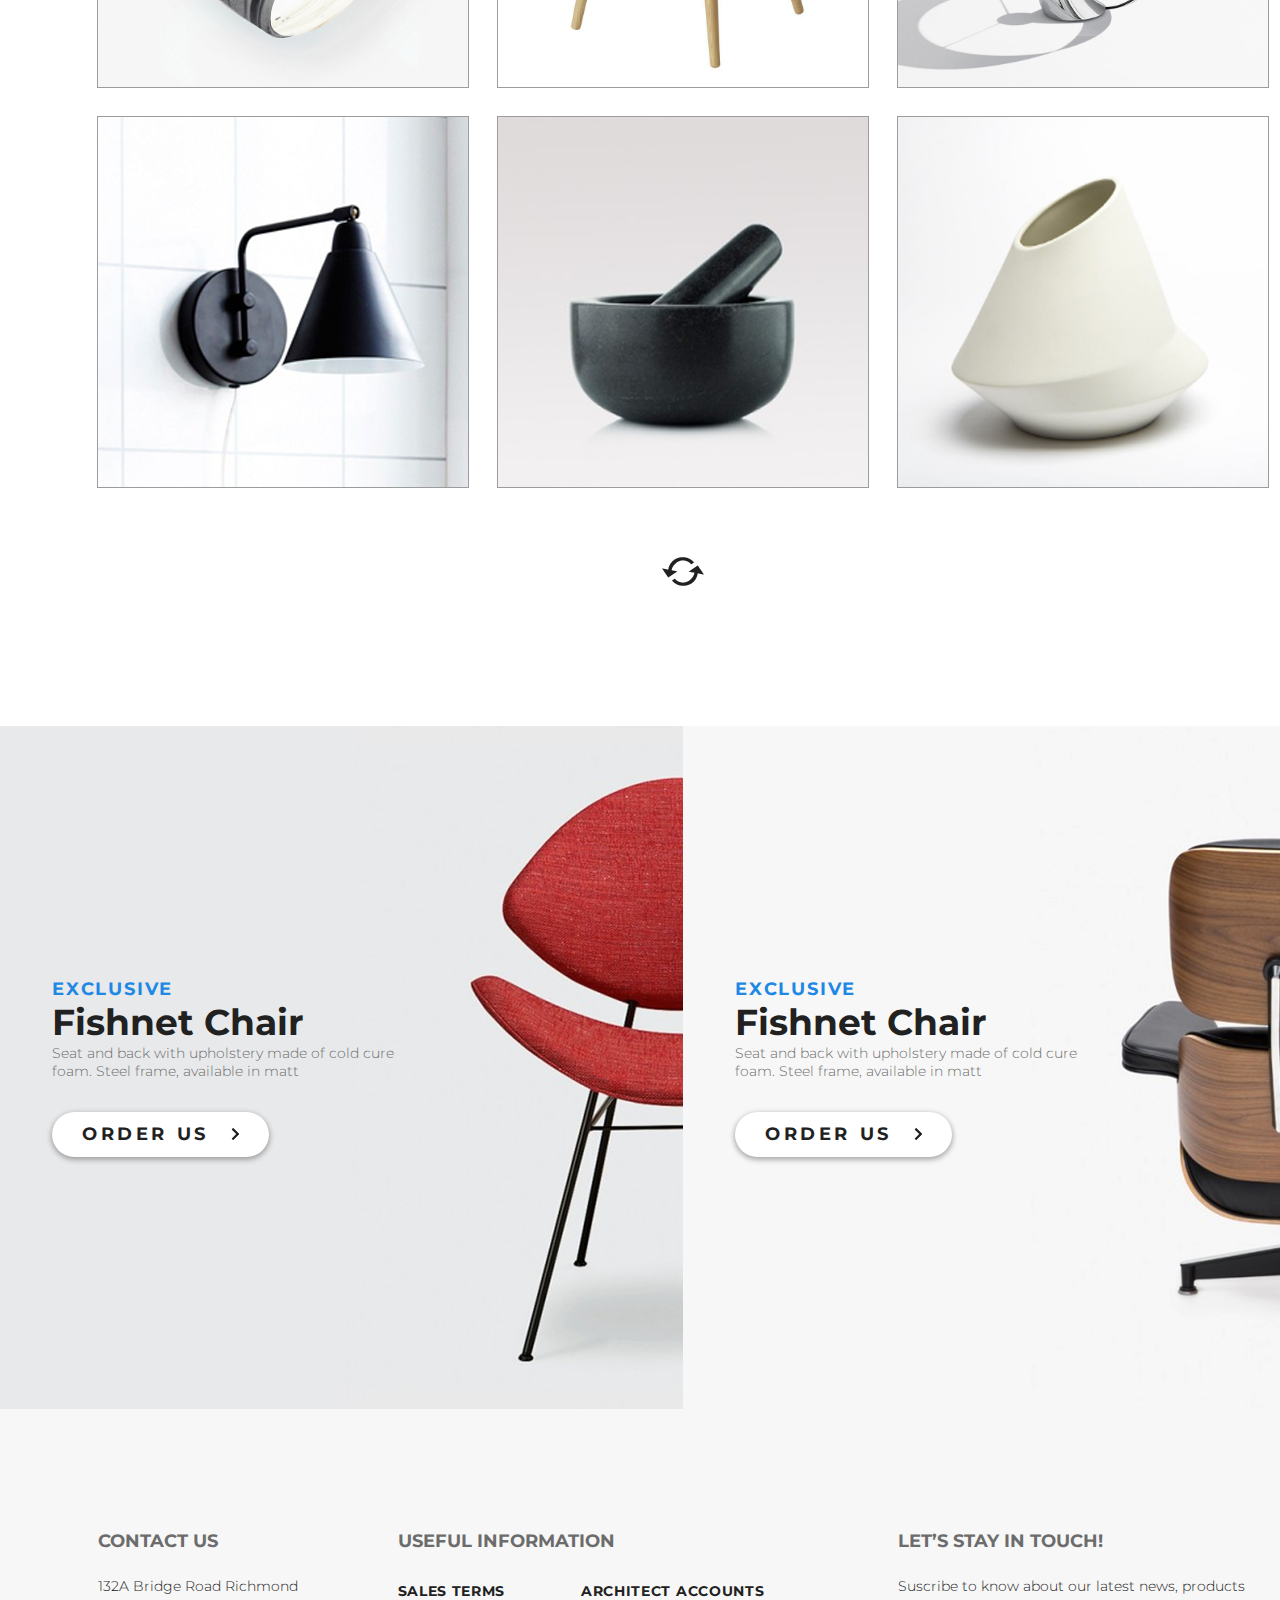
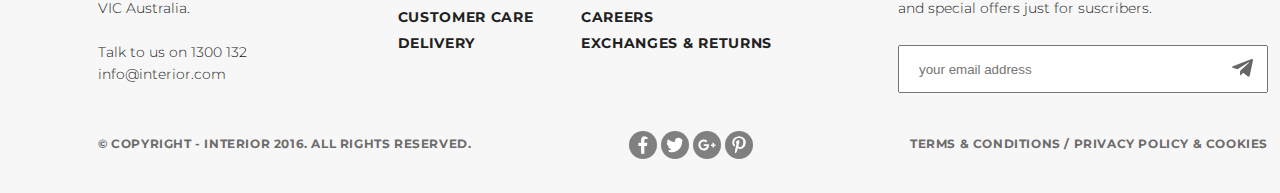
<file: products.html>
<!DOCTYPE html>
<html lang="en">
<head>
    <meta charset="UTF-8">
    <title>Products</title>
    <link rel="stylesheet" href="styles.css">
    <link href="https://fonts.googleapis.com/css?family=Montserrat:100,300,400,700" rel="stylesheet">
</head>
<body>
    <div class="container">
        <div class="top">
            <div class="header prods-header horiz-padding">
                <a class="logo" href="index.html"><img src="content/img/home/logo.svg" alt="logo"></a>
                <ul class="menu">
                    <li><a href="index.html" class="menu-link menu-active">HOME</a></li>     
                    <li><a href="products.html" class="menu-link">PRODUCTS</a></li>     
                    <li><a href="#" class="menu-link">HISTORY</a></li>     
                    <li><a href="#" class="menu-link">SHOWROOM</a></li>     
                    <li><a href="contacts.html" class="menu-link">CONTACT</a></li>
                    <li><a href="#" class="menu-link">
                        <img class="img-hover" src="content/img/home/search.png" alt="search">
                    </a></li>
                </ul>
                <h1 class="header-h1">Our Products Range</h1>
            </div>
            <div class="products catalog horiz-padding">
                <ul class="categories">
                   <li><a href="#" class="cat-link cat-bd cat-active cat-bd-active">All</a></li>
                   <li><a href="#" class="cat-link cat-bd">HOME</a></li>
                   <li><a href="#" class="cat-link cat-bd">OFFICE</a></li>
                   <li><a href="#" class="cat-link cat-bd">FURNITURE</a></li>
                   <li><a href="#" class="cat-link cat-bd">MODERN</a></li>
                   <li><a href="#" class="cat-link cat-bd">CLASSIC</a></li>
                </ul>
                <div class="trend-products">
                    <div class="product-med prod-hover" style="background-image:url(content/img/home/products/product-tr-1.png)">
                        <div class="product-content">
                            <a href="product-detail.html" class="button btn-sm"></a>
                            <h4 class="pr-cont-h4">Fishnet Chair</h4>
                            <p-prcont-p>Seat and back with upholstery made of cold cure foam</p-prcont-p>
                        </div>
                    </div>
                    <div class="product-med prod-hover" style="background-image:url(content/img/home/products/product-tr-2.png)">
                        <div class="product-content">
                            <a href="product-detail.html" class="button btn-sm"></a>
                            <h4 class="pr-cont-h4">Fishnet Chair</h4>
                            <p-prcont-p>Seat and back with upholstery made of cold cure foam</p-prcont-p>
                        </div>
                    </div>
                    <div class="product-med prod-hover" style="background-image:url(content/img/home/products/product-tr-3.png)">
                        <div class="product-content">
                            <a href="product-detail.html" class="button btn-sm"></a>
                            <h4 class="pr-cont-h4">Fishnet Chair</h4>
                            <p-prcont-p>Seat and back with upholstery made of cold cure foam</p-prcont-p>
                        </div>
                    </div>
                    <div class="product-med prod-hover" style="background-image:url(content/img/home/products/product-tr-4.png)">
                        <div class="product-content">
                            <a href="product-detail.html" class="button btn-sm"></a>
                            <h4 class="pr-cont-h4">Fishnet Chair</h4>
                            <p-prcont-p>Seat and back with upholstery made of cold cure foam</p-prcont-p>
                        </div>
                    </div>
                    <div class="product-med prod-hover" style="background-image:url(content/img/home/products/product-tr-5.png)">
                        <div class="product-content">
                            <a href="product-detail.html" class="button btn-sm"></a>
                            <h4 class="pr-cont-h4">Fishnet Chair</h4>
                            <p-prcont-p>Seat and back with upholstery made of cold cure foam</p-prcont-p>
                        </div>
                    </div>
                    <div class="product-med prod-hover" style="background-image:url(content/img/home/products/product-tr-6.png)">
                        <div class="product-content">
                            <a href="product-detail.html" class="button btn-sm"></a>
                            <h4 class="pr-cont-h4">Fishnet Chair</h4>
                            <p-prcont-p>Seat and back with upholstery made of cold cure foam</p-prcont-p>
                        </div>
                    </div>
                    <div class="product-med prod-hover" style="background-image:url(content/img/home/products/product-tr-1.png)">
                        <div class="product-content">
                            <a href="product-detail.html" class="button btn-sm"></a>
                            <h4 class="pr-cont-h4">Fishnet Chair</h4>
                            <p-prcont-p>Seat and back with upholstery made of cold cure foam</p-prcont-p>
                        </div>
                    </div>
                    <div class="product-med prod-hover" style="background-image:url(content/img/home/products/product-tr-2.png)">
                        <div class="product-content">
                            <a href="product-detail.html" class="button btn-sm"></a>
                            <h4 class="pr-cont-h4">Fishnet Chair</h4>
                            <p-prcont-p>Seat and back with upholstery made of cold cure foam</p-prcont-p>
                        </div>
                    </div>
                    <div class="product-med prod-hover" style="background-image:url(content/img/home/products/product-tr-3.png)">
                        <div class="product-content">
                            <a href="product-detail.html" class="button btn-sm"></a>
                            <h4 class="pr-cont-h4">Fishnet Chair</h4>
                            <p-prcont-p>Seat and back with upholstery made of cold cure foam</p-prcont-p>
                        </div>
                    </div>
                    <div class="product-med prod-hover" style="background-image:url(content/img/home/products/product-tr-4.png)">
                        <div class="product-content">
                            <a href="product-detail.html" class="button btn-sm"></a>
                            <h4 class="pr-cont-h4">Fishnet Chair</h4>
                            <p-prcont-p>Seat and back with upholstery made of cold cure foam</p-prcont-p>
                        </div>
                    </div>
                    <div class="product-med prod-hover" style="background-image:url(content/img/home/products/product-tr-5.png)">
                        <div class="product-content">
                            <a href="product-detail.html" class="button btn-sm"></a>
                            <h4 class="pr-cont-h4">Fishnet Chair</h4>
                            <p-prcont-p>Seat and back with upholstery made of cold cure foam</p-prcont-p>
                        </div>
                    </div>
                    <div class="product-med prod-hover" style="background-image:url(content/img/home/products/product-tr-6.png)">
                        <div class="product-content">
                            <a href="product-detail.html" class="button btn-sm"></a>
                            <h4 class="pr-cont-h4">Fishnet Chair</h4>
                            <p-prcont-p>Seat and back with upholstery made of cold cure foam</p-prcont-p>
                        </div>
                    </div>
            <!--
                    <a href="#" class="product-med pr-img">
                        <img src="content/img/home/products/product-tr-1.png" alt="trend1"></a>
                    <a href="#" class="product-med pr-img">
                        <img src="content/img/home/products/product-tr-2.png" alt="trend3"></a>
                    <a href="#" class="product-med pr-img">
                        <img src="content/img/home/products/product-tr-3.png" alt="trend4"></a>
                    <a href="#" class="product-med pr-img">
                        <img src="content/img/home/products/product-tr-4.png" alt="trend5"></a>
                    <a href="#" class="product-med pr-img">
                        <img src="content/img/home/products/product-tr-5.png" alt="trend2"></a>
                    <a href="#" class="product-med pr-img">
                        <img src="content/img/home/products/product-tr-6.png" alt="trend6"></a>
                    <a href="#" class="product-med pr-img">
                        <img src="content/img/home/products/product-tr-1.png" alt="trend1"></a>
                    <a href="#" class="product-med pr-img">
                        <img src="content/img/home/products/product-tr-2.png" alt="trend3"></a>
                    <a href="#" class="product-med pr-img">
                        <img src="content/img/home/products/product-tr-3.png" alt="trend4"></a>
                    <a href="#" class="product-med pr-img">
                        <img src="content/img/home/products/product-tr-4.png" alt="trend5"></a>
                    <a href="#" class="product-med pr-img">
                        <img src="content/img/home/products/product-tr-5.png" alt="trend2"></a>
                    <a href="#" class="product-med pr-img">
                        <img src="content/img/home/products/product-tr-6.png" alt="trend6"></a>
            -->
                </div>
                <a href="" class="load"><img class="img-hover" src="content/img/home/load-icon.png" alt="load"></a>
                
            </div>
            <div class="exclusives">
                <div class="exclusive promo1">
                    <h4 class="exclusive-h4">exclusive</h4>
                    <h2 class="exclusive-h2">Fishnet Chair</h2>
                    <p class="exclusive-p">Seat and back with upholstery made of cold cure foam. Steel frame, available in matt</p>
                    <a href="product-detail.html" class="button">order us</a>
                </div>
                <div class="exclusive promo2">
                    <h4 class="exclusive-h4">exclusive</h4>
                    <h2 class="exclusive-h2">Fishnet Chair</h2>
                    <p class="exclusive-p">Seat and back with upholstery made of cold cure foam. Steel frame, available in matt</p>
                    <a href="product-detail.html" class="button">order us</a>
                </div>
            </div>
        </div>
        <div class="footer horiz-padding vert-padding">
            <div class="contact">
                <h3 class="contact-h3">Contact Us</h3>
                <p class="contact-p">132A Bridge Road Richmond VIC Australia.</p>
                <p class="contact-p">Talk to us on 1300 132 info@interior.com</p>
            </div>
            <div class="info">
                <h3 class="contact-h3">Useful Information</h3>
                <div class="contact-urls">
                    <a class="cont-url" href="#">Sales terms</a>
                    <a class="cont-url" href="#">Customer care</a>
                    <a class="cont-url" href="#">Delivery</a>
                    <a class="cont-url" href="#">Architect accounts</a>
                    <a class="cont-url" href="#">Careers</a>
                    <a class="cont-url" href="#">Exchanges &amp; returns</a>
                </div>
            </div>
            <div class="sub">
                <h3 class="contact-h3">Let’s Stay in Touch!</h3>
                <p class="contact-p">Suscribe to know about our latest news, products and special offers just for suscribers.</p>
                <form class="sub-form" action="#">
                    <input type="email" class="sub-email" placeholder="your email address">
                    <button type="submit" class="sub-btn">
                        <img class="img-hover" src="content/img/font-svg/telegram.svg" alt="submit">
<!--                       <img class="img-hover" src="content/img/home/send.png" alt="submit">-->
                    </button>
                </form>
            </div>
            <p class="copyright">
                &copy; Copyright - INTERIOR 2016. All Rights Reserved.
            </p>
            <div class="socials">
                <a href="#"><img class="social img-hover" src="content/img/font-svg/facebook.svg" alt="facebook"></a>
                <a href="#"><img class="social img-hover" src="content/img/font-svg/twitter.svg" alt="twitter"></a>
                <a href="#"><img class="social img-hover" src="content/img/font-svg/google-plus.svg" alt="google plus"></a>
                <a href="#"><img class="social img-hover" src="content/img/font-svg/pinterest.svg" alt="pinterest"></a>
<!--
                <a href="#"><img class="img-hover" src="content/img/home/facebook.png" alt="facebook"></a>
                <a href="#"><img class="img-hover" src="content/img/home/twitter.png" alt="twitter"></a>
                <a href="#"><img class="img-hover" src="content/img/home/google-plus.png" alt="google plus"></a>
                <a href="#"><img class="img-hover" src="content/img/home/pinterest.png" alt="pinterest"></a>
-->
            </div>
            <a href="#" class="policy">Terms &amp; Conditions  /  Privacy policy &amp; Cookies</a>
        </div>
    </div>
</body>
</html>
</file>
<file: styles.css>
* {
    margin: 0;
    padding: 0;
}
html,
body {
  height: 100%;
}
body {
    font-family: 'Montserrat', sans-serif;
}
.top {
  flex-grow: 1;
}
.container {
    width: 1366px;
    min-height: 100%;
    margin: 0 auto;
    display: flex;
    flex-direction: column;
    
}
.horiz-padding{
    padding-left: 98px;
    padding-right: 98px;
}
.vert-padding{
    padding-top: 120px;
    padding-bottom: 120px;
}
/*============HOME PAGE============*/
/*------------slider header------------*/
.trend-slider {
    height: 800px;
    background-image: url(content/img/home/slider-img.png);
    display: flex;
    flex-direction: column;
    justify-content: space-between;
}
.header {
    display: flex;
    justify-content: space-between;
}
.logo {
    
    margin-top: 63px;
}
.menu {
    list-style-type: none;
    display: flex;
    margin-top: 57px;
}
.menu-link {
    display: block;
    padding: 10px;
    text-decoration: none;
    color: #8c8c8c;
    font-size: 14px;
    font-weight: 300;
    text-transform: uppercase;
}
.menu-link:hover{
    color: #212121;
}
.menu-active {
    color: #212121;
    font-weight: 700;
    border-bottom: 3px solid #212121;
}
/*------------slider content ------------*/
.slider-h4 {
    color: #43a047;
    font-size: 18px;
    font-weight: 700;
    text-transform: uppercase;
}

.slider-h2 {
    font-size: 62px;
    font-weight: 100;
    line-height: 43px;
    text-transform: uppercase;
    padding-top: 22px;
    padding-bottom: 34px;
    letter-spacing: -5px;
}

.slider-content {
    width: 458px;
}

.slider-p {
    width: 458px;
    height: 38px;
    color: #6c6c6c;
    font-size: 14px;
    font-weight: 300;
}
/*------------button------------*/
.button {
    text-decoration: none;
    display: inline-block;
    height: 45px;
    line-height: 45px;
    box-shadow: 0 2px 5px 1px rgba(33, 33, 33, 0.35);
    border-radius: 23px;
    background-color: #ffffff;
    padding-left: 30px;
    padding-right: 30px;
    font-size: 18px;
    font-weight: 700;
    text-transform: uppercase;
    color: #212121;
    letter-spacing: 3.6px;
    margin-top: 32px;
}

.button::after{
    padding-left: 22px;
    content: url(content/img/home/arrow.svg)
}
.button:hover{
    background: #ddd
}
.button:active{
    box-shadow: 0 0 0 1px rgba(33, 33, 33, 0.35);
}
/*------------pagination------------*/
.pagination {
    display: flex;
    justify-content: center;
    align-items: center;
    margin-bottom: 19px;
}
.circle{
    display: block;
    width: 30px;
    height: 30px;
    background-color: #212121;
    opacity: 0.2;
    border-radius: 50%;
    margin: 5px;
}
.circle:hover{
    opacity: 1;
}
.circle-active {
    width: 40px;
    height: 40px;
    opacity: 1;
}

.products {
    display: flex;
    justify-content: space-between;
}
.product-sm {
    width: 270px;
    height: 270px;
    margin-left: 15px;
    margin-right: 15px;
    outline: 1px solid #9c9c9c;
    box-sizing: border-box;
    position: relative;
}
.product-sm:first-child{
    margin-left: 0;
}
.product-sm:last-child{
    margin-right: 0;
}

/*------------catalog preview------------*/
.catalog-menu {
    display: flex;
    justify-content: space-between;
    align-items: center;
    padding-bottom: 50px;
}
.tabs {
    display: flex;
    list-style-type: none;
}
.tab-link {
    font-size: 36px;
    font-weight: 700;
    text-decoration: none;
    color: #6c6c6c;
    border-bottom: 1px solid #6c6c6c;
    padding-bottom: 20px;
    padding-left: 11px;
    padding-right: 20px;
}
.tab-link:hover{
    color: #212121;
    font-weight: 700;
    border-bottom: 3px solid #6c6c6c;
    padding-bottom: 18px;
}
.tab-active {
    color: #212121;
    font-weight: 700;
    border-bottom: 3px solid #212121;
    padding-bottom: 18px;
    padding-left: 9px;
}
.explorer-all {
    font-size: 18px;
    font-weight: 700;
    text-transform: uppercase;
    text-decoration: none;
    color: #212121;
    letter-spacing: 3.6px;
    padding: 10px
}
.explorer-all::after{
    padding-left: 12px;
    content: url(content/img/home/arrow.svg)
}
.explorer-all:hover{
    background-color: #eee;
    border-radius: 15px;
}
.btn-sm {
    text-align: center;
    width: 12px;
    height: 20px;
    line-height: 20px;
    margin: 0;
    padding: 14px 18px;
}
.btn-sm::after{
    padding: 0;
}
.prod{
    width: 270px;
    height: 270px;    
}


.prod-hover:hover .product-content{
    display: flex;
    opacity: 0.9;
}
.product-content {
    width: 100%;
    height: 100%;
    display: none;
    flex-direction: column;
    justify-content: center;
    align-content: center;
    align-items: center;
    padding: 32px;
    background-color: white;
    box-sizing: border-box;
    outline: 1px solid #9c9c9c;
}

.pr-cont-p {
    text-align: center;
    color: #6c6c6c;
    font-size: 14px;
    font-weight: 300;
    letter-spacing: -1.2px;
}

.pr-cont-h4 {
    color: #212121;
    font-size: 22px;
    font-weight: 700;
    margin-top: 19px;
    margin-bottom: 23px;
}

.pr-img:hover{
    outline: 1px solid #212121
}
/*------------exclusives------------*/
.exclusives {
    height: 683px;
    display: flex;
}

.exclusive {
    width: 683px;
    display: flex;
    flex-direction: column;
    align-items: flex-start;
    justify-content: center;
    padding-left: 52px;
}

.promo1 {
    background-image: url(content/img/home/promo-img1.png)
}

.promo2 {
    background-image: url(content/img/home/promo-img.png)
}

.exclusive-h4 {
    color: #1e88e5;
    font-size: 18px;
    font-weight: 700;
    text-transform: uppercase;
    letter-spacing: 1.8px;
}

.exclusive-h2 {
    color: #212121;
    font-size: 36px;
    font-weight: 700;
}

.exclusive-p {
    color: #6c6c6c;
    font-size: 14px;
    font-weight: 300;
    width: 374px;
}
/*------------trend------------*/

.trend-header {
    display: flex;
    justify-content: space-between;
}

.trends-h2 {
    color: #212121;
    font-size: 36px;
    font-weight: 700;
    letter-spacing: -1px;
}

.product-med {
    width: 370px;
    height: 370px;
    margin: 15px;
    outline: 1px solid #9c9c9c;
}


.product-med:nth-child(3n-2){
    margin-left: 0;
}
.product-med:nth-child(3n){
    margin-right: 0;
}

.trend-products {
    display: flex;
    flex-wrap: wrap
}
/*------------hot slider------------*/

.hot-slider {
    height: 800px;
    background-image: url(content/img/home/slider-hot.png);
    display: flex;
    flex-direction: column;
    justify-content: space-between;
}

.hot {
    color: #e53935;
}

.hot-content {
    margin: auto 0;
}
/*------------exclusives------------*/

.exclusive-products {
    width: 570px;
    height: 570px;
    display: flex;
    flex-wrap: wrap;
    justify-content: space-between;
    align-content: space-between;
    margin-left: 15px;
}

.pr-exclusive {
    width: 270px;
    height: 270px;
    outline: 1px solid #9c9c9c;
}

.product-l {
    width: 570px;
    height: 570px;
    margin-right: 15px;
    outline: 1px solid #9c9c9c;
    display: flex;
    flex-direction: column;
    align-items: flex-start;
    justify-content: center;
    padding-left: 30px;
    box-sizing: border-box;
    background-image: url(content/img/home/products/product-1-lg.png)
}   

.exc {
    display: flex;
}
/*------------mobile------------*/

.mobile {
    height: 516px;
    background-image: url(content/img/home/back-img.png);
    display: flex;
    flex-direction: column;
    justify-content: center;
}

.mobile-h4 {
    font-size: 18px;
    font-weight: 700;
    text-transform: uppercase;
    color: #6c6c6c;
    letter-spacing: 1.8px;
    }

.mobile-h2 {
    width: 410px;
    color: #212121;
    font-size: 62px;
    font-weight: 100;
    line-height: 72px;
    text-transform: uppercase;
    letter-spacing: -5px;
    margin-top: 22px;
    margin-bottom: 26px;
}

.mobile-p {
    width: 413px;
    color: #6c6c6c;
    font-size: 22px;
    font-weight: 300;
    line-height: 24px;
    letter-spacing: -0.5px
}

.store-icon {
    display: inline-block;
    margin-top: 33px;
    margin-right: 10px;
}
/*------------footer------------*/
.footer {
    display: flex;
    justify-content: space-between;
    align-content: space-between;
    flex-wrap: wrap;
    padding-bottom: 30px;
    height: 234px;
    background-color: #f7f7f7;
}
.contact-h3 {
    color: #6c6c6c;
    font-size: 18px;
    font-weight: 700;
    line-height: 24px;
    word-wrap: break-word;
    text-transform: uppercase;
}

.contact-p {
    color: #212121;
    font-size: 14px;
    font-weight: 300;
    line-height: 22px;
    margin-top: 22px;
}

.contact {
    display: flex;
    flex-direction: column;
    width: 221px;
}

.contact-urls {
    display: flex;
    flex-flow: column wrap;
    margin-top: 25px;
    height: 85px;
    width: 422px;
}

.cont-url {
    text-decoration: none;
    color: #212121;
    font-size: 14px;
    font-weight: 700;
    line-height: 26px;
    text-transform: uppercase;
    letter-spacing: 0.7px;
}
.cont-url:hover{
    text-decoration: underline;
}

.sub {
    width: 370px;
}

.sub-email {
    width: 370px;
    height: 48px;
    padding: 17px 42px 17px 19px;
    box-sizing: border-box;
    outline: none;
}
.sub-email:focus{
    border: 2px solid rgb(77,144,254)
}
.sub-form {
    display: block;
    position: relative;
    width: 370px;
    height: 48px;
    margin-top: 26px;
}

.sub-btn {
    background: none;
    border: none;
    width: 21px;
    height: 48px;
    margin: 0 15px;
    position: absolute;
    top: 0px;
    right: 0px;
    cursor:pointer;
}
.img-hover:hover{
    opacity: 0.5;
}

.copyright {
    color: #6c6c6c;
    font-size: 12px;
    font-weight: 700;
    line-height: 26px;
    text-transform: uppercase;
    letter-spacing: 0.6px;
    }
.social{
    display: inline-block;
    width: 28px;
    height: 28px;
    background: gray;
    border-radius: 50%;
    padding: 5px;
    box-sizing: border-box;
}
.policy {
    text-decoration: none;
    color: #6c6c6c;
    font-size: 12px;
    font-weight: 700;
    line-height: 26px;
    text-transform: uppercase;
    letter-spacing: 0.6px;
}
.policy:hover{
    color: #212121
}
/*============PRODUCTS PAGE============*/

.prods-header {
    height: 360px;
    background-color: #f5f5f5;
    flex-wrap: wrap;
}

.header-h1 {
    width: 100%;
    align-self: flex-end;
    color: #212121;
    font-size: 62px;
    font-weight: 100;
    margin-bottom: 44px;
}

.load {
    width: 42px;
    height: 29px;
    align-self: center;
    margin-top: 55px;
}

.load-block {
    width: 100%;
}

.categories {
    display: flex;
    margin-top: 50px;
    margin-bottom: 50px;
    list-style-type: none;
    padding-bottom: 20px;
    position: relative;
}
.categories::after{
    content: "";
    width: 300px;
    border-bottom: 1px solid #6c6c6c;
    position: absolute;
    top: 43px;
    left: 0px;
}

.cat-link {
    text-transform: uppercase;
    font-size: 18px;
    font-weight: 700;
    text-decoration: none;
    color: #6c6c6c;
    padding-left: 11px;
    padding-right: 20px;
}
.cat-link:hover{
    color: #212121;
    font-weight: 700;
    padding-bottom: 18px;
}
.cat-active {
    color: #212121;
    font-weight: 700;
    padding-bottom: 18px;
    padding-left: 9px;
    
}
.cat-bd:hover{
    border-bottom: 3px solid #6c6c6c;
}
.cat-bd-active{
    border-bottom: 3px solid #212121;
}

.catalog {
    flex-direction: column;
    margin-bottom: 140px;
}

.catalog-separator {
    width: 300px;
    height: 1px;
    
}
/*============CONTACTS PAGE============*/
.contacts-content {
    display: flex;
    justify-content: space-between;
    flex-wrap: wrap;
    margin-top: 70px;
    margin-bottom: 120px;
}

.address-box {
    width: 370px;
    height: 370px;
    outline: 1px solid #9c9c9c;
    background-color: #ffffff;
    opacity: 0.9;
    display: flex;
    flex-direction: column;
    justify-content: center;
    align-items: center;
    text-decoration: none;
}
.address-box:hover{
    outline: 1px solid #212121
}
.map-marker{
    width: 38px;
    height: 48px;
}
.city-h4 {
    color: #212121;
    font-size: 22px;
    font-weight: 700;
    line-height: 29.88px;
    text-transform: uppercase;
    margin-bottom: 23px;
}

.cont-h5 {
    color: #6c6c6c;
    font-size: 14px;
    font-weight: 700;
    line-height: 20px;
}

.cont-p {
    color: #212121;
    font-size: 14px;
    font-weight: 700;
    line-height: 20px;
    margin-bottom: 20px;
}

.address {
    color: #6c6c6c;
    font-size: 14px;
    font-weight: 300;
    line-height: 20px;
}
/*============PRODUCT DETAIL PAGE============*/

.prod-detail-header {
    height: 120px;
}

.product-detail {
    display: flex;
    justify-content: space-between;
    margin-top: 72px;
    margin-bottom: 125px;
}

.tab-panel {
    background-color: #f4f4f4;
    display: flex;
    justify-content: center;
    align-items: center;
    height: 70px;
    list-style-type: none;
}

.sm-previews {
    margin-top: 10px;
    text-align: center;
}

.product-description {
    width: 500px;
    display: flex;
    flex-direction: column;
    align-items: center;
    margin-top: 47px;
}

.product-name {
    color: #212121;
    font-size: 36px;
    font-weight: 700;
    line-height: 28px;
}

.product-status {
    color: #e53935;
    font-size: 18px;
    font-weight: 700;
    text-transform: uppercase;
    letter-spacing: 1.8px;
    padding-top: 23px;
    padding-bottom: 36px;
}

.product-price {
    color: #212121;
    font-weight: 300;
    font-size: 72px;
    height: 57px;
    text-transform: uppercase;
    margin-bottom: 30px;
}
.product-price::before{
    font-size: 48px;
    padding-right: 15px;
    content: "$"
}
.product-price::after{
    font-size: 36px;
    padding-right: 15px;
    content: "/sq";
    text-transform: lowercase;
}

.order-btn {
    display: flex;
    justify-content: center;
    align-content: center;
    width: 510px;
    height: 71px;
    line-height: 71px;
    text-decoration: none;
    box-shadow: 0 2px 5px 1px rgba(33, 33, 33, 0.35);
    border-radius: 35px;
    background-color: #f44336;
    
    color: #ffffff;
    font-size: 22px;
    font-weight: 700;
    text-transform: uppercase;
    letter-spacing: 4.4px;
    margin-bottom: 50px;
    }
.order-btn:hover{
    background-color: #cc4336;
}
.order-btn:active{
    box-shadow: 0 0px 0px 1px rgba(33, 33, 33, 0.35);
}
.order-btn::after{
    padding-left: 28px;
    margin-top: 4px;
    content: url(content/img/home/arrow_white.svg)
}

.desc-text {
    margin-bottom: 24px;
    width: 500px;
    color: #212121;
    font-size: 16px;
    font-weight: 300;
    line-height: 24.01px;
    letter-spacing: 0.4px;
    }
</file>
